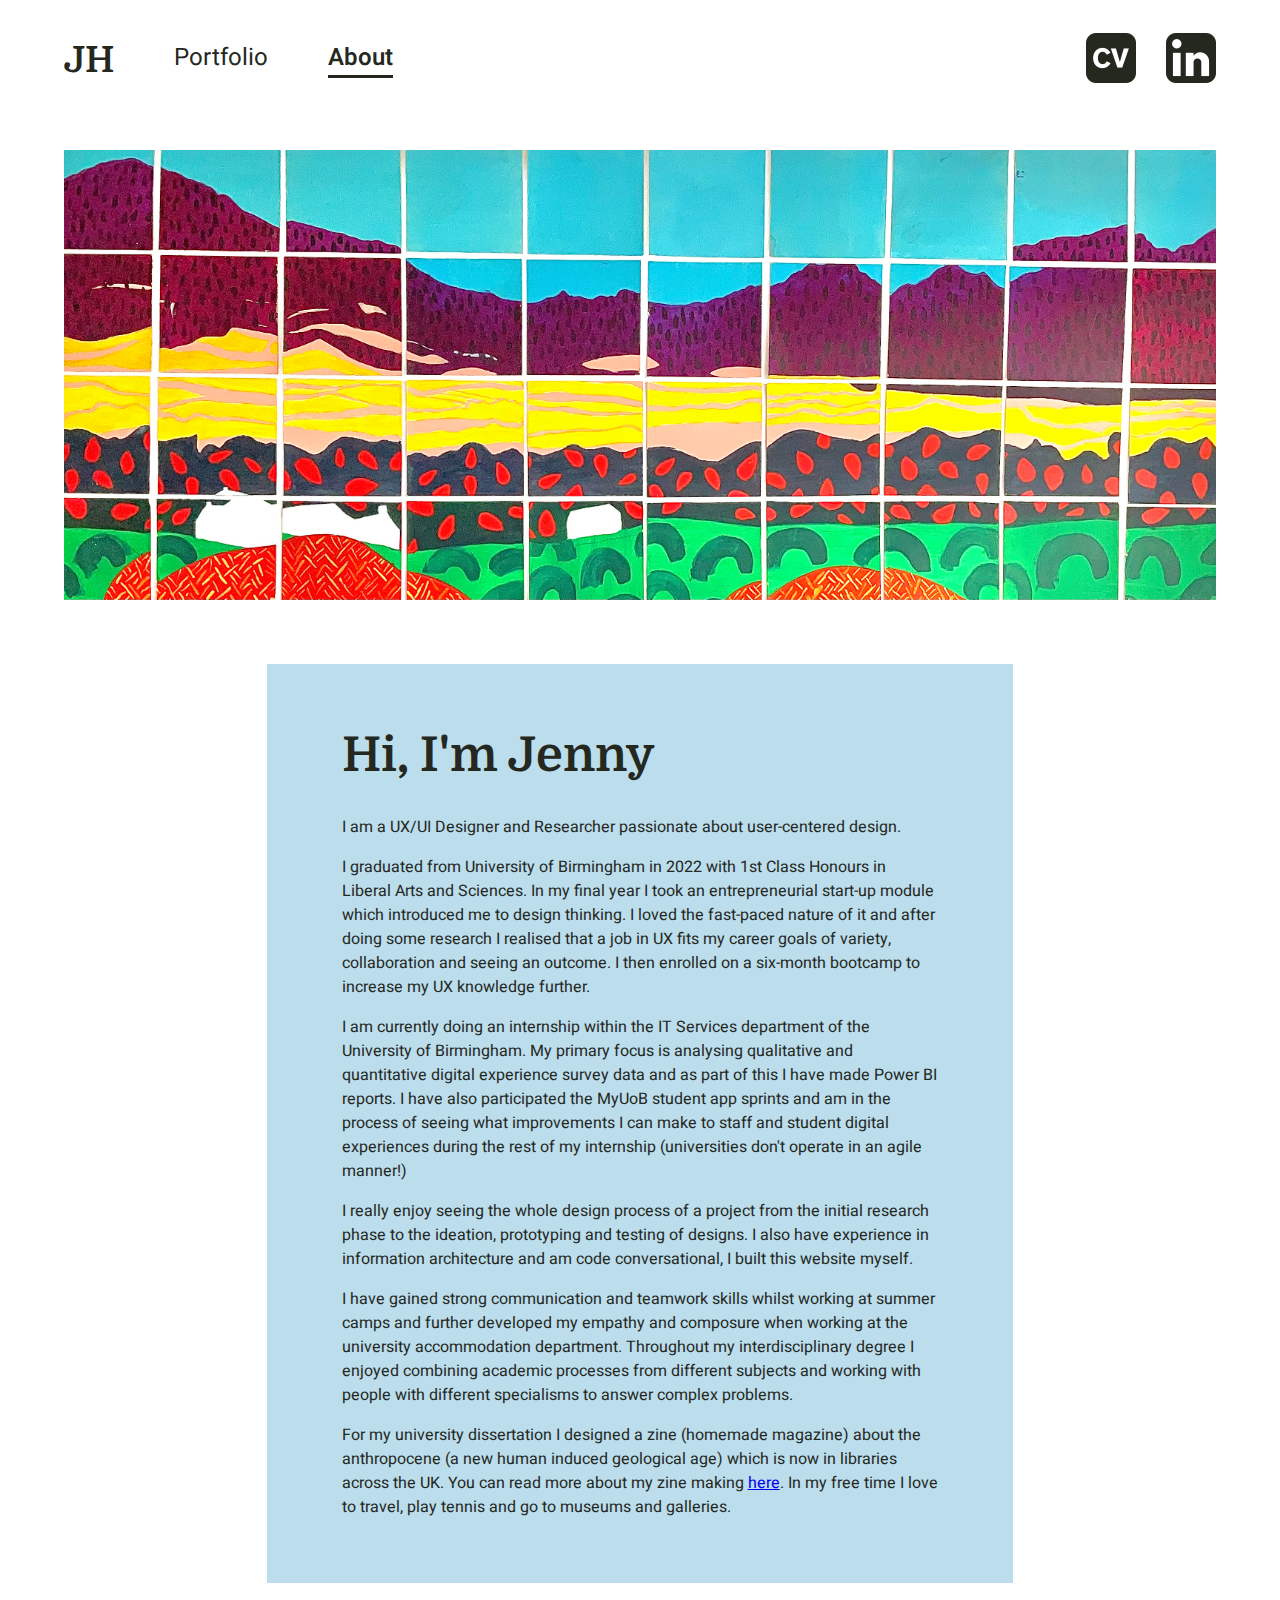
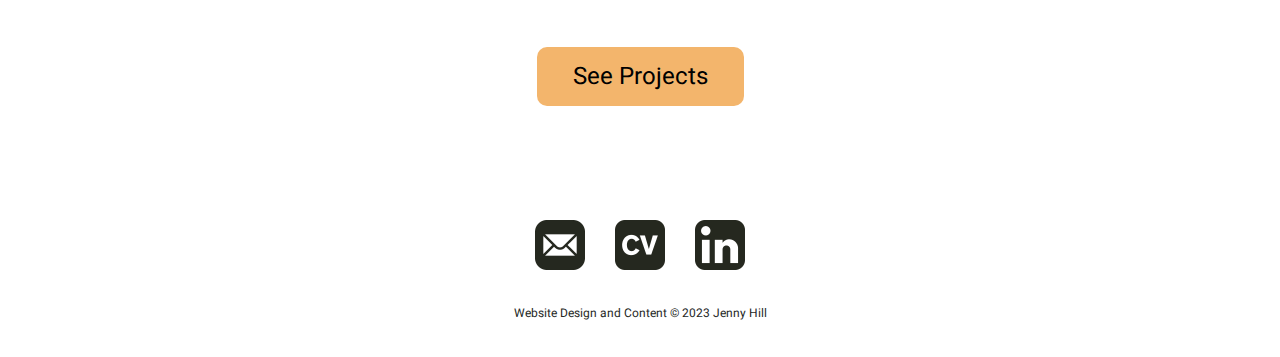
<file: about.html>
<!DOCTYPE html>
<html lang="en">
<head>
    <meta charset="UTF-8">
    <meta http-equiv="X-UA-Compatible" content="IE=edge">
    <meta name="viewport" content="width=device-width, initial-scale=1.0">
    <title>About Me</title>
    <link rel="stylesheet" href="css/about.css">
    <link rel="preconnect" href="https://fonts.googleapis.com">
    <link rel="preconnect" href="https://fonts.gstatic.com" crossorigin>
    <link href="https://fonts.googleapis.com/css2?family=Heebo:wght@100;200;300;400;500;600;700;800;900&family=Open+Sans:wght@500&display=swap" rel="stylesheet">
    <link rel="preconnect" href="https://fonts.googleapis.com">
    <link rel="preconnect" href="https://fonts.gstatic.com" crossorigin>
    <link href="https://fonts.googleapis.com/css2?family=Domine:wght@400;500;600;700&display=swap" rel="stylesheet">
</head>
<body>
    <!--Navigation-->
    <nav>
        <div class="header">
            <div class="logo">
                <a href="https://jennyhilldesign.co.uk">JH</a>
            </div>
            <div class="ToggleIcon">
                <img id="menuIcon" src="images/menu.svg" alt="menu button">
                <img id="crossIcon" src="images/cross.svg" alt="cancel button">
            </div>
        </div>
        <div class="navContainer">
            <ul class="primaryNavigationContainer">
               <li><a href="https://jennyhilldesign.co.uk" id="primaryLogo">JH</a></li>
                <li ><a href="https://jennyhilldesign.co.uk">Portfolio</a></li>
                <li><a href="about" id="activePage">About</a></li>
                <!-- Make public when have stuff to say on zines page!<li><a href="zines">Zines</a></li>-->
            </ul>
            <ul class="navigationIconsContainer">
                <li><a href="pdf/Jenny Hill Portfolio CV.pdf" target="_blank">
                    <img class="icon" id="CVNavIcon" src="images/cv.jpg" alt="cv icon">
                </a></li>
                <li><a href="https://linkedin.com/in/jenny-e-g-hill" target="_blank">
                    <img class="icon" id="LinkedInNavIcon" src="images/linkedin.jpg" alt="LinkedIn icon">
                </a></li> 
            </ul>
        </div>
    </nav>

    <!--For hero background image-->
    <section class="hero">
    </section>

    <!--Content-->
    <section class="AboutMainContent">
        <div class="MainContentContainer">
            <div class="aboutMeText">
            <h1 >Hi, I'm Jenny</h1>
            <p>I am a UX/UI Designer and Researcher passionate about user-centered design.</p>
            <p>I graduated from University of Birmingham in 2022 with 1st Class Honours in Liberal Arts and Sciences. In my final year I took an entrepreneurial start-up module which introduced me to design thinking. I loved the fast-paced nature of it and after doing some research I realised that a job in UX fits my career goals of variety, collaboration and seeing an outcome. I then enrolled on a six-month bootcamp to increase my UX knowledge further.</p>
            <p>I am currently doing an internship within the IT Services department of the University of Birmingham. My primary focus is analysing qualitative and quantitative digital experience survey data and as part of this I have made Power BI reports. I have also participated the MyUoB student app sprints and am in the process of seeing what improvements I can make to staff and student digital experiences during the rest of my internship (universities don't operate in an agile manner!)</p>
            <p>I really enjoy seeing the whole design process of a project from the initial research phase to the ideation, prototyping and testing of designs. I also have experience in information architecture and am code conversational, I built this website myself. </p>
            <p>I have gained strong communication and teamwork skills whilst working at summer camps and further developed my empathy and composure when working at the university accommodation department. Throughout my interdisciplinary degree I enjoyed combining academic processes from different subjects and working with people with different specialisms to answer complex problems.</p>
            <p>For my university dissertation I designed a zine (homemade magazine) about the anthropocene (a new human induced geological age) which is now in libraries across the UK. You can read more about my zine making <a href="https://linktr.ee/jennymakeszines" target="_blank">here</a>. In my free time I love to travel, play tennis and go to museums and galleries.</p>
            </div> 
        </div>
        <!--CTA-->
        <div class="aboutPageButtonContainer">
            <a href="https://jennyhilldesign.co.uk#projectSection">
                <button>See Projects</button>
            </a>
        </div>    
    </section>

    <!--Footer-->
    <footer>
        <div class="footerIconsContainer">
            <a href="mailto:j.hill99@hotmail.co.uk">
                <img class="icon" src="images/email.jpg" alt="email icon">
            </a>
            <a href="pdf/Jenny Hill Portfolio CV.pdf" target="_blank">
                <img class="icon" src="images/cv.jpg" alt="cv icon">
            </a> 
            <a href="https://linkedin.com/in/jenny-e-g-hill" target="_blank">
                <img class="icon" src="images/linkedin.jpg" alt="LinkedIn icon">
            </a>
        </div>
        <div class="copyrightTextContainer">
            <p>
                Website Design and Content &copy 2023 Jenny Hill
            </p>
        </div>
    </footer>
    <script src="https://code.jquery.com/jquery-3.6.4.min.js" integrity="sha256-oP6HI9z1XaZNBrJURtCoUT5SUnxFr8s3BzRl+cbzUq8=" crossorigin="anonymous"></script>
    <script src="nav.js"></script>
</body>
</html>
</file>
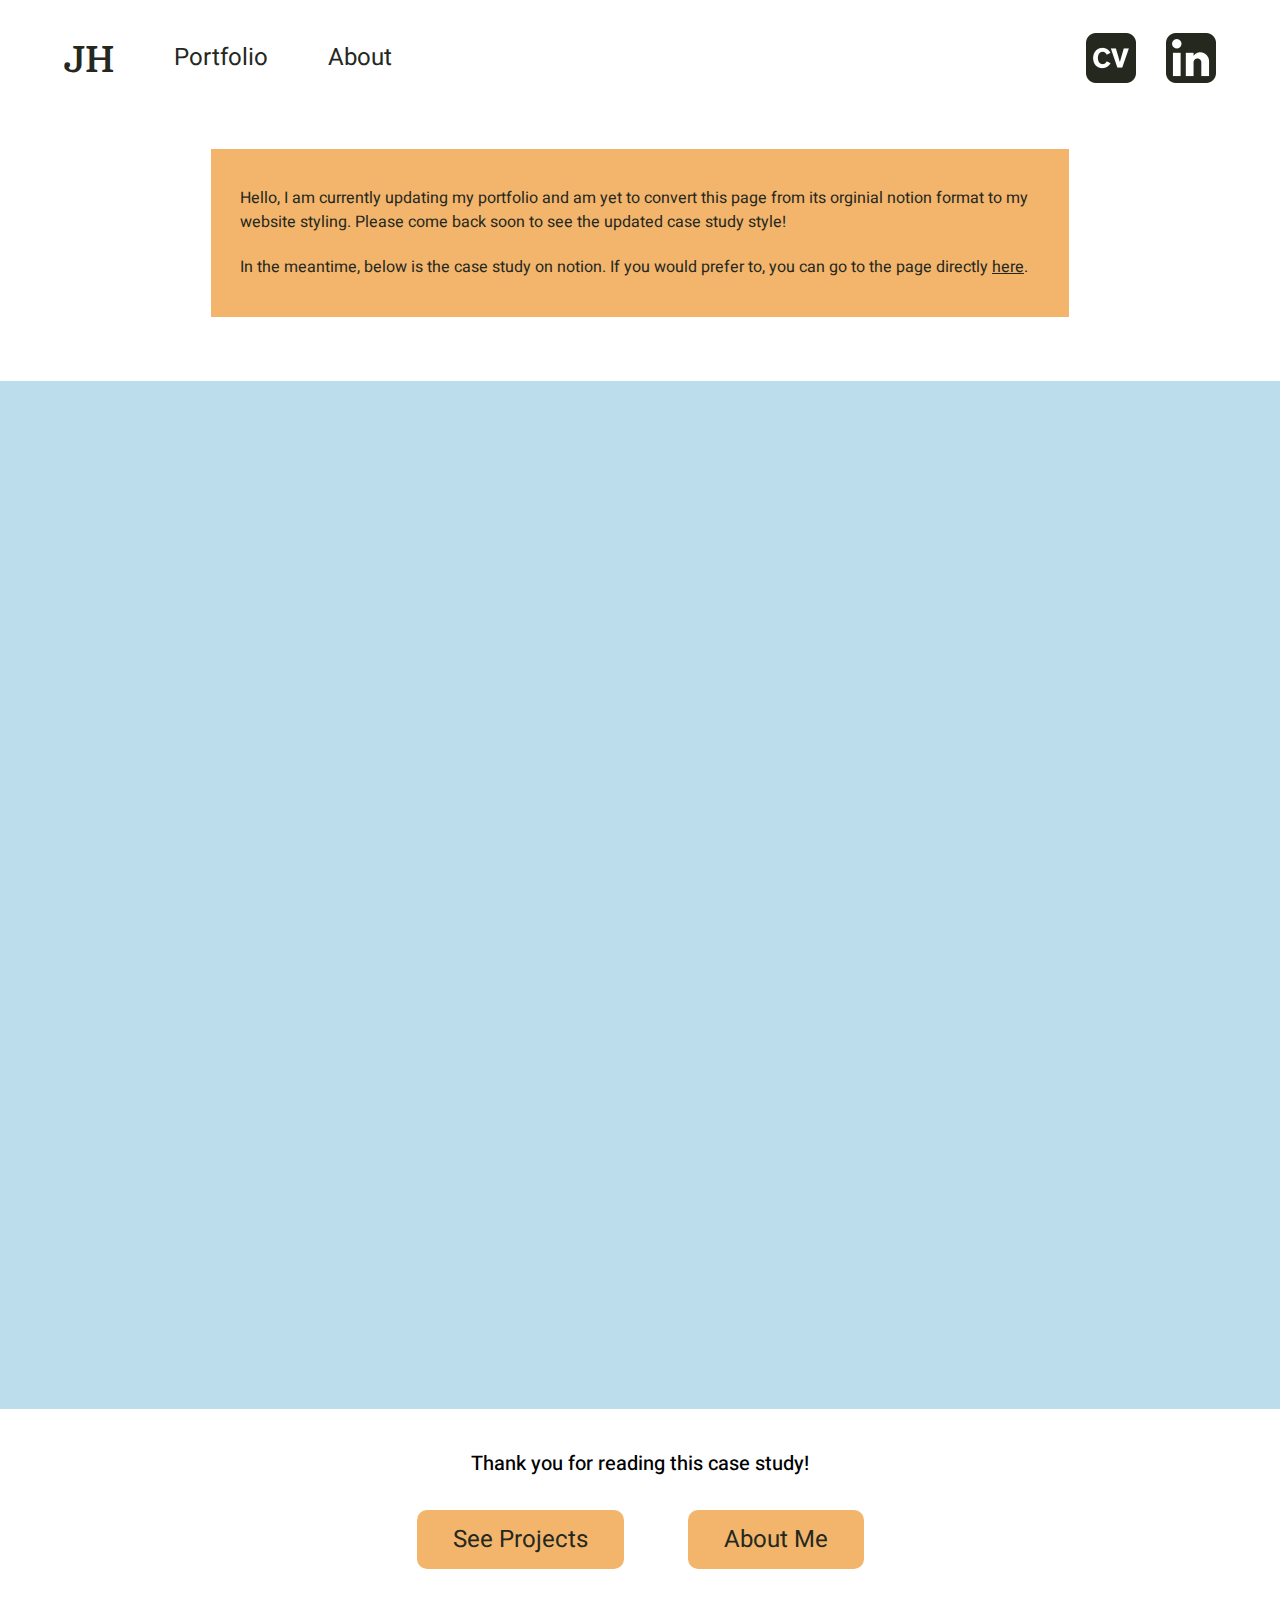
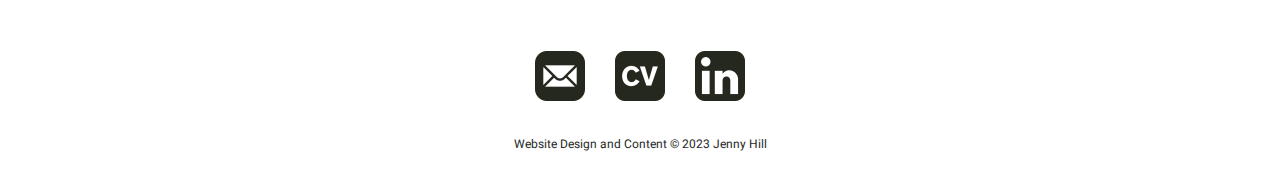
<file: governmentCaseStudy.html>
<!DOCTYPE html>
<html lang="en">
<head>
    <meta charset="UTF-8">
    <meta http-equiv="X-UA-Compatible" content="IE=edge">
    <meta name="viewport" content="width=device-width, initial-scale=1.0">
    <title>Government Case Study</title>
    <link rel="stylesheet" href="css/index.css">
    <link rel="preconnect" href="https://fonts.googleapis.com">
    <link rel="preconnect" href="https://fonts.gstatic.com" crossorigin>
    <link href="https://fonts.googleapis.com/css2?family=Heebo:wght@100;200;300;400;500;600;700;800;900&family=Open+Sans:wght@500&display=swap" rel="stylesheet">
    <link rel="preconnect" href="https://fonts.googleapis.com">
    <link rel="preconnect" href="https://fonts.gstatic.com" crossorigin>
    <link href="https://fonts.googleapis.com/css2?family=Domine:wght@400;500;600;700&display=swap" rel="stylesheet">

    <style>
        #warningText {
            width: 80%;
            max-width: 800px;
            margin: 1.8em auto 4em;
            background-color: #F3B56C;
            padding: 1em 1.8em;
        }

        #warningText a {
            text-decoration: underline;
        }

        #frameBorder {
            background-color: #BBDDEC;
            padding: 4em 0;
        }

        .CaseStudyCTAButtonContainer {
    display: flex;
    justify-content: center;
    gap: 4em;
    margin: 2em auto 2em;
}

@media screen and (max-width: 600px) {
    .CaseStudyCTAButtonContainer {
        flex-direction: column;
        align-items: center;
        gap: 3em;
    }
}

#thankYouText {
    font: 500 1.25rem 'Heebo', 'Arial', 'Sans Serif';
    margin-top: 2em;
    display: flex;
    justify-content: center;
}

    </style>
</head>
<body>
    <!--Navigation-->
    <nav>
        <div class="header">
            <div class="logo">
                <a href="https://jennyhilldesign.co.uk">JH</a>
            </div>
            <div class="ToggleIcon">
                <img id="menuIcon" src="images/menu.svg" alt="menu button">
                <img id="crossIcon" src="images/cross.svg" alt="cancel button">
            </div>
        </div>
        <div class="navContainer">
            <ul class="primaryNavigationContainer">
               <li><a href="https://jennyhilldesign.co.uk" id="primaryLogo">JH</a></li>
                <li ><a href="https://jennyhilldesign.co.uk">Portfolio</a></li>
                <li><a href="about">About</a></li>
                <!-- Make public when have stuff to say on zines page! <li><a href="zines">Zines</a></li>-->
            </ul>
            <ul class="navigationIconsContainer">
                <li><a href="pdf/Jenny Hill Portfolio CV.pdf" target="_blank">
                    <img class="icon" id="CVNavIcon" src="images/cv.jpg" alt="cv icon">
                </a></li>
                <li><a href="https://linkedin.com/in/jenny-e-g-hill" target="_blank">
                    <img class="icon" id="LinkedInNavIcon" src="images/linkedin.jpg" alt="LinkedIn icon">
                </a></li> 
            </ul>
        </div>
    </nav>
    <!--Note about not finished!-->
    <div id="warningText">
        <h4>Hello, I am currently updating my portfolio and am yet to convert this page from its orginial notion format to my website styling. Please come back soon to see the updated case study style!</h4>
        <h4>In the meantime, below is the case study on notion. If you would prefer to, you can go to the page directly <a href="https://www.notion.so/Government-Website-Redesign-feeca5490e074e55b6ca02fe568226ac?pvs=4" target="_blank">here</a>.</h4>
    </div>

    <!--iFrame-->
    <div id="frameBorder">
        <iframe src="https://www.notioniframe.com/notion/wgeyffc6nk" style="display: block; width: 90%; height: 100vh; border: 0; padding: 0; margin: 0 auto"></iframe>
    </div>

    <!--Thank you-->
    <div id="thankYouText">
        Thank you for reading this case study!
    </div>

    <!--CTA Buttons-->
    <div class="CaseStudyCTAButtonContainer projectButton">
        <a href="index#projectSection">
            <button>See Projects</button>
        </a>
        <a href="about">
            <button>About Me</button>
        </a>
    </div>


    <!--Footer-->
    <footer>
        <div class="footerIconsContainer">
            <a href="mailto:j.hill99@hotmail.co.uk">
                <img class="icon" src="images/email.jpg" alt="email icon">
            </a>
            <a href="pdf/Jenny Hill Portfolio CV.pdf" target="_blank">
                <img class="icon" src="images/cv.jpg" alt="cv icon">
            </a> 
            <a href="https://linkedin.com/in/jenny-e-g-hill" target="_blank">
                <img class="icon" src="images/linkedin.jpg" alt="LinkedIn icon">
            </a>
        </div>
        <div class="copyrightTextContainer">
            <p>
                Website Design and Content &copy 2023 Jenny Hill
            </p>
        </div>
    </footer>
    <script src="https://code.jquery.com/jquery-3.6.4.min.js" integrity="sha256-oP6HI9z1XaZNBrJURtCoUT5SUnxFr8s3BzRl+cbzUq8=" crossorigin="anonymous"></script>
    <script src="nav.js"></script>
</body>
</html>
</file>
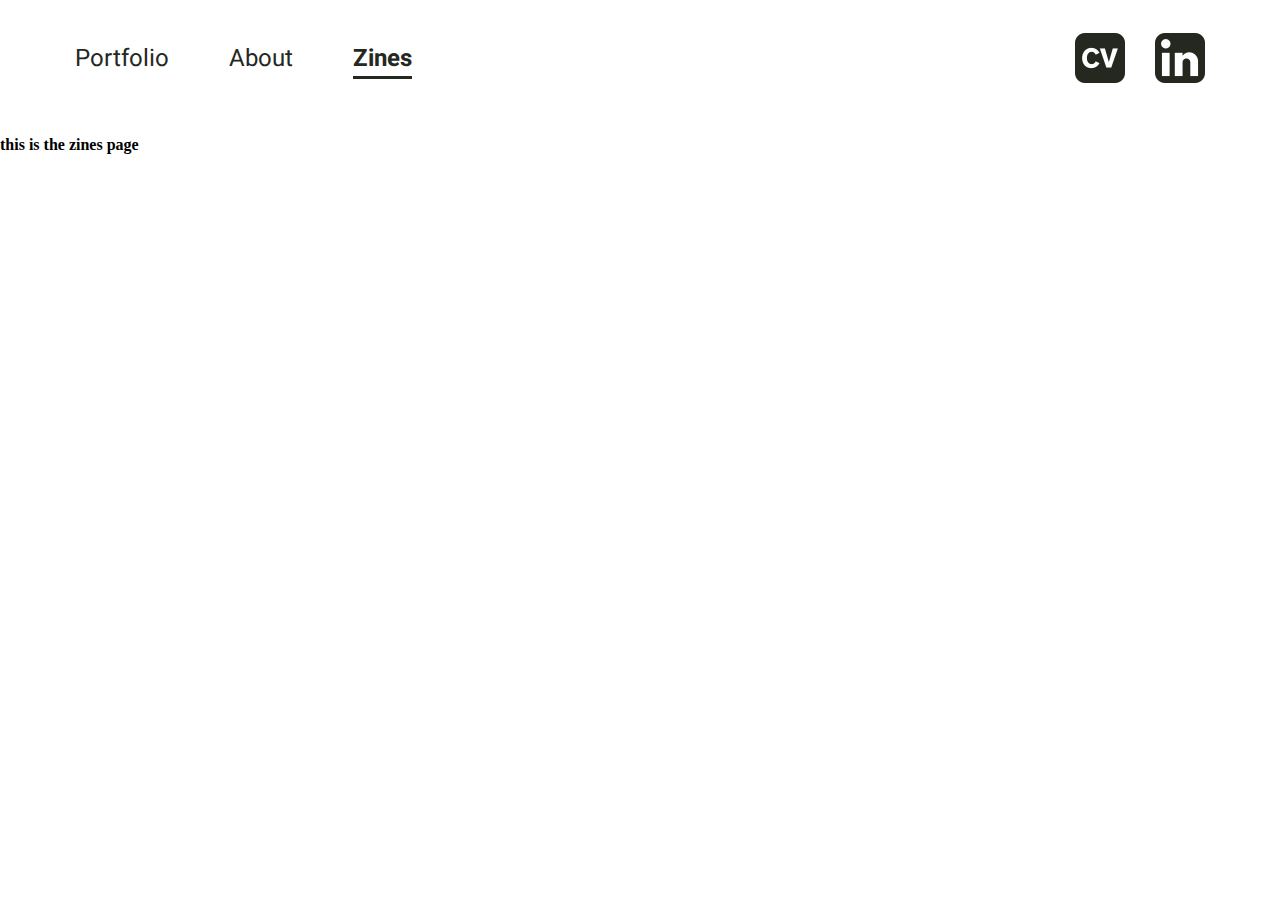
<file: zines.html>
<!DOCTYPE html>
<html lang="en">
<head>
    <meta charset="UTF-8">
    <meta http-equiv="X-UA-Compatible" content="IE=edge">
    <meta name="viewport" content="width=device-width, initial-scale=1.0">
    <title>Zines</title>
    <link rel="stylesheet" href="css/zines.css">
    <link rel="preconnect" href="https://fonts.googleapis.com">
    <link rel="preconnect" href="https://fonts.gstatic.com" crossorigin>
    <link href="https://fonts.googleapis.com/css2?family=Heebo:wght@100;200;300;400;500;600;700;800;900&family=Open+Sans:wght@500&display=swap" rel="stylesheet">
    <link rel="preconnect" href="https://fonts.googleapis.com">
    <link rel="preconnect" href="https://fonts.gstatic.com" crossorigin>
    <link href="https://fonts.googleapis.com/css2?family=Domine:wght@400;500;600;700&display=swap" rel="stylesheet">
</head>
<body>
    <!--Have hidden this page for now - no content for it yet!-->
    <nav>
        <ul class="primaryNavigationContainer">
            <li><a href="https://jennyhilldesign.co.uk">Portfolio</a></li>
            <li><a href="about">About</a></li>
            <li class="active"><a href="zines">Zines</a></li>
        </ul>
        <ul class="navigationIconsContainer">
            <li><a href="pdf/Jenny Hill Portfolio CV.pdf" target="_blank">
                <img class="icon" id="CVNavIcon" src="images/cv.jpg" alt="cv icon">
            </a></li>
            <li><a href="https://linkedin.com/in/jenny-e-g-hill" target="_blank">
                <img class="icon" id="LinkedInNavIcon" src="images/linkedin.jpg" alt="LinkedIn icon">
            </a></li> 
        </ul>
    </nav>
    <p>this is the zines page</p>
</body>
</html>
</file>
<file: css/about.css>
body {
    margin: 0;
    box-sizing: border-box;
}

nav {
    width: 100%; 
}

.header {
    width: 90%;
    margin: 0 auto;
    display: flex;
    align-items: center;
    justify-content: space-between;
    padding: 2.1875em 0 1.25em 0;
    display: none;
    
}

.header a {
    text-decoration: none;
    color: #25281F;
}

.logo, #primaryLogo {
    color: #25281F;
    font-family: 'Domine', 'Georgia', 'serif';
    font-size: 2.25rem;
    font-weight: 700;
}

.ToggleIcon img {
    width: 35px;
    height: 35px;
}

.navContainer {
    width: 90%;
    display: flex;
    align-items: center;
    margin: 0 auto;
}

.navigationIconsContainer {
    width: 100%;
    display: flex;
    gap: 1.875em;
    justify-content: right;
   
    margin-top: 2.0625em;
    margin-bottom: 2.0625em;
    list-style-type: none;
}

.icon {
    width: 50px;
    height: 50px;
}

.primaryNavigationContainer {
    width: 100%;
    display: flex;
    gap: 3.75em;
    justify-content: left;
    
    margin-top: 2.1875em;
    margin-bottom: 2.1875em;
    list-style-type: none;
    padding: 0;
}

.primaryNavigationContainer a {
    text-decoration: none;
    font-size: 1.5rem;
    font-family: 'Heebo', 'Arial', 'Sans Serif';
    font-weight: 400;
    color: #25281F;
    transition: 0.2s;
    
}

#activePage {
    font-weight: 600;
    border-bottom: 3px solid #25281F;
}



.primaryNavigationContainer a:hover {
    font-weight:500;
    cursor: pointer;
}

.hero {
    width: 90%;
    margin: 0 auto;
    background-image: url(../images/AboutBackground.JPG);
    background-color: #F3B56C;
    background-position: center;
    background-repeat: no-repeat;
    background-size: cover;
    height: 450px;
    margin-top: 1.875em;
}

.AboutMainContent {
    width: 100%;
    display: flex;
    flex-direction: column;
    gap: 4em;
    padding: 4em 0 4em 0;
}

.MainContentContainer {
    width: 90%;
    margin: 0 auto;
    background-color: #BBDDEC;
    max-width: 746px;
    padding: 4em 0 4em 0;
}

.aboutMeText {
    width: 80%;
    margin: 0 auto;
}

.aboutMeText h1 {
    margin-top: 0px;
    color:#25281F;
    font-family: 'Domine', 'Georgia', 'serif';
    font-size: 3rem;
    font-weight: 700;

}

.aboutMeText p {
    margin-bottom: 0px;
    color:#25281F;
    font-size: 1rem;
    font-family: 'Heebo', 'Arial', 'Sans Serif';
    font-weight: 400;
}

.aboutPageButtonContainer {
    margin: 0 auto;
}

.aboutPageButtonContainer a {
    text-decoration: none;
    color: #25281F;
}

.aboutPageButtonContainer button {
    font-family: 'Heebo', 'Arial', 'Sans Serif';
    font-size: 1.5rem;
    background-color: #F3B56C;
    border: 0;
    border-radius: 10px;
    padding: 0.5em 1.5em;
    transition: 02.s;
}

.aboutPageButtonContainer button:hover {
    font-weight: 500;
    cursor: pointer;
}

footer {
    width: 100%;
    display: flex;
    flex-direction: column;
    justify-content: center;
    gap: 1.875em;
    padding: 3.125em 0 2.1875em 0;
}

.footerIconsContainer {
    display: flex;
    gap: 1.875em;
    width: 100%;
    justify-content: center;
    text-decoration: none;
}



.copyrightTextContainer {
    display: flex;
    justify-content: center;
    font-family: 'Heebo', 'Arial', 'Sans Serif';
    font-size: 0.75rem;
    color: #25281F;
}

.copyrightTextContainer p {
    margin: 0;
}

@media only screen and (max-width: 800px) {
    .aboutPageButtonContainer {
        flex-direction: column;
        gap: 2.1875em;
    }
}

@media only screen and (max-width: 800px) {
    .header {
        display: flex;
    }

    .navContainer {
        flex-direction: column;
        align-items: center;
        justify-content: center;
        gap: 1.875em;
        display: none;
    }

    #primaryLogo {
        display: none;
    }

    .navigationIconsContainer {
        justify-content: center;
        padding: 0;
        margin-top: 1.875em;
        margin-bottom: 0;
    }

    .primaryNavigationContainer {
        flex-direction: column;
        gap: 1.875em;
        align-items: center;
        margin: 0;
    }

    #crossIcon {
        display: none;
    }
}
</file>
<file: css/index.css>
body {
    margin: 0;
    box-sizing: border-box;
}

a {
    text-decoration: none;
    color: #25281F;
}

nav {
    width: 100%; 
}

.header {
    width: 90%;
    margin: 0 auto;
    display: flex;
    align-items: center;
    justify-content: space-between;
    padding: 2.1875em 0 1.25em 0;
    display: none;
    
}

.logo, #primaryLogo {
    color: #25281F;
    font-family: 'Domine', 'Georgia', 'serif';
    font-size: 2.25rem;
    font-weight: 700;
}
.ToggleIcon img {
    width: 35px;
    height: 35px;
}


.navContainer {
    width: 90%;
    display: flex;
    align-items: center;
    margin: 0 auto;
}

.navigationIconsContainer {
    width: 100%;
    display: flex;
    gap: 1.875em;
    justify-content: right;
   
    margin-top: 2.0625em;
    margin-bottom: 2.0625em;
    list-style-type: none;
}

.icon {
    width: 50px;
    height: 50px;
}

.primaryNavigationContainer {
    width: 100%;
    display: flex;
    gap: 3.75em;
    justify-content: left;
    
    margin-top: 2.1875em;
    margin-bottom: 2.1875em;
    list-style-type: none;
    padding: 0;
}

.primaryNavigationContainer a {
    text-decoration: none;
    font-size: 1.5rem;
    font-family: 'Heebo', 'Arial', 'Sans Serif';
    font-weight: 400;
    color: #25281F;
    transition: 0.2s;
    
}

#activePage {
    font-weight: 600;
    border-bottom: 3px solid #25281F;
}

.primaryNavigationContainer a:hover {
    font-weight:500;
    cursor: pointer;
}



.hero {
    display: flex;
    margin: 0 auto;
    width: 80%;
    gap: 3.125em;
    padding-top: 1.875em;
    padding-bottom: 4em;
}

.heroImg {
    width: 55%;
    flex: 1 1 50%;
    overflow: hidden;
    position: relative;
    
}

.heroImg img {
    position: absolute;
    top: 50%;
    left: 50%;
    transform: translate(-50%, -50%);
    max-width: 700px;    
}

.introContainer {
    background-color: #F3B56C;
    width: 45%;
    max-width: 381px;
    padding: 2.1875em;
}

.introText h1 {
    margin-top: 0px;
    color: #25281F;
    font-family: 'Domine', 'Georgia', 'serif';
    font-size: 3rem;
    font-weight: 700;
}

.introText h3 {
    margin-bottom: 0;
    color:#25281F;
    font-size: 1.75rem;
    font-family: 'Heebo', 'Arial', 'Sans Serif';
    font-weight: 400;
}

.projectsBackground {
    width: 100%;
    background-color: #BBDDEC;
    padding: 4em 0;
    display: flex;
    flex-direction: column;
    gap: 3.4376em;   
}

.singleProjectContainer {
    background-color: white;
    width: 90%;
    padding: 3.4376em 0px;
    margin: 0 auto;
    display: flex;
    max-width: 1130px;
}

.project {
    width: 88.8%;
    margin: 0 auto;
    display: flex;
    gap: 3.125em;   
}

.projectInfo {
    display: flex;
    flex-direction: column;
    justify-content: space-between;
    width: 50%;
}

.projectText h2, h4 {
    color:#25281F;
    font-family: 'Heebo', 'Arial', 'Sans Serif';
    font-weight: 400;
}

.projectText h2 {
font-size: 2.25rem;
margin-top: 0;
}

.projectText h4 {
    font-size: 1.5rem;
}

.projectImg {
    width: 50%;
    display: flex;
}

.projectImg img {
    max-width: 100%;
    object-fit: contain;
}

 .projectButton button {
    font-family: 'Heebo', 'Arial', 'Sans Serif';
    font-size: 1.5rem;
    color: #25281F;
    background-color: #F3B56C;
    border: 0;
    border-radius: 10px;
    padding: 0.5em 1.5em;
    transition: 02.s;
}

.projectButton button:hover {
    font-weight: 500;
    cursor: pointer;
}

footer {
    width: 100%;
    display: flex;
    flex-direction: column;
    justify-content: center;
    gap: 1.875em;
    padding: 3.125em 0 2.1875em 0;
}

.footerIconsContainer {
    display: flex;
    gap: 1.875em;
    width: 100%;
    justify-content: center;
    text-decoration: none;
}

.copyrightTextContainer {
    display: flex;
    justify-content: center;
    font-family: 'Heebo', 'Arial', 'Sans Serif';
    font-size: 0.75rem;
    color: #25281F;
}

.copyrightTextContainer p {
    margin: 0;
}



/*media query for small column hero*/
@media only screen and (max-width: 800px) {
   .hero {
    flex-direction: column-reverse;
   }
   
    .heroImg {
    width: 100%;
    flex: none;
    
   }
   .heroImg img {
    position: static;
    max-width: 100%;
    transform: none;
   }

   .introContainer {
    margin: 0 auto;
    width: 80%;
   }
   .project {
    flex-direction: column;
    }
    .projectImg, .projectInfo {
    width: 100%;
    }
}

@media only screen and (max-width: 800px) {
    .header {
        display: flex;
    }

    .navContainer {
        flex-direction: column;
        align-items: center;
        justify-content: center;
        gap: 1.875em;
        display: none;
    }

    #primaryLogo {
        display: none;
    }

    .navigationIconsContainer {
        justify-content: center;
        padding: 0;
        margin-top: 1.875em;
        margin-bottom: 0;
    }

    .primaryNavigationContainer {
        flex-direction: column;
        gap: 1.875em;
        align-items: center;
        margin: 0;
    }

    #crossIcon {
        display: none;
    }
}
</file>
<file: css/zines.css>
body {
    margin: 0;
}

nav {
    width: 100%;
    display: flex;
    align-items: center;
}

.navigationIconsContainer {
    width: 100%;
    display: flex;
    gap: 30px;
    justify-content: right;
    margin-right: 75px;
    margin-top: 33px;
    margin-bottom: 33px;
    list-style-type: none;
}

.icon {
    width: 50px;
    height: 50px;
}

.primaryNavigationContainer {
    width: 100%;
    display: flex;
    gap: 60px;
    justify-content: left;
    margin-left: 75px;
    margin-top: 35px;
    margin-bottom: 35px;
    list-style-type: none;
    padding: 0;
}

.primaryNavigationContainer a {
    text-decoration: none;
    font-size: 24px;
    font-family: 'Heebo', 'Arial', 'Sans Serif';
    color: #25281F;
    
}

.active {
    font-weight: bold;
    border-bottom: 3px solid #25281F;
}

p {
    font-weight: 700;
}
</file>
